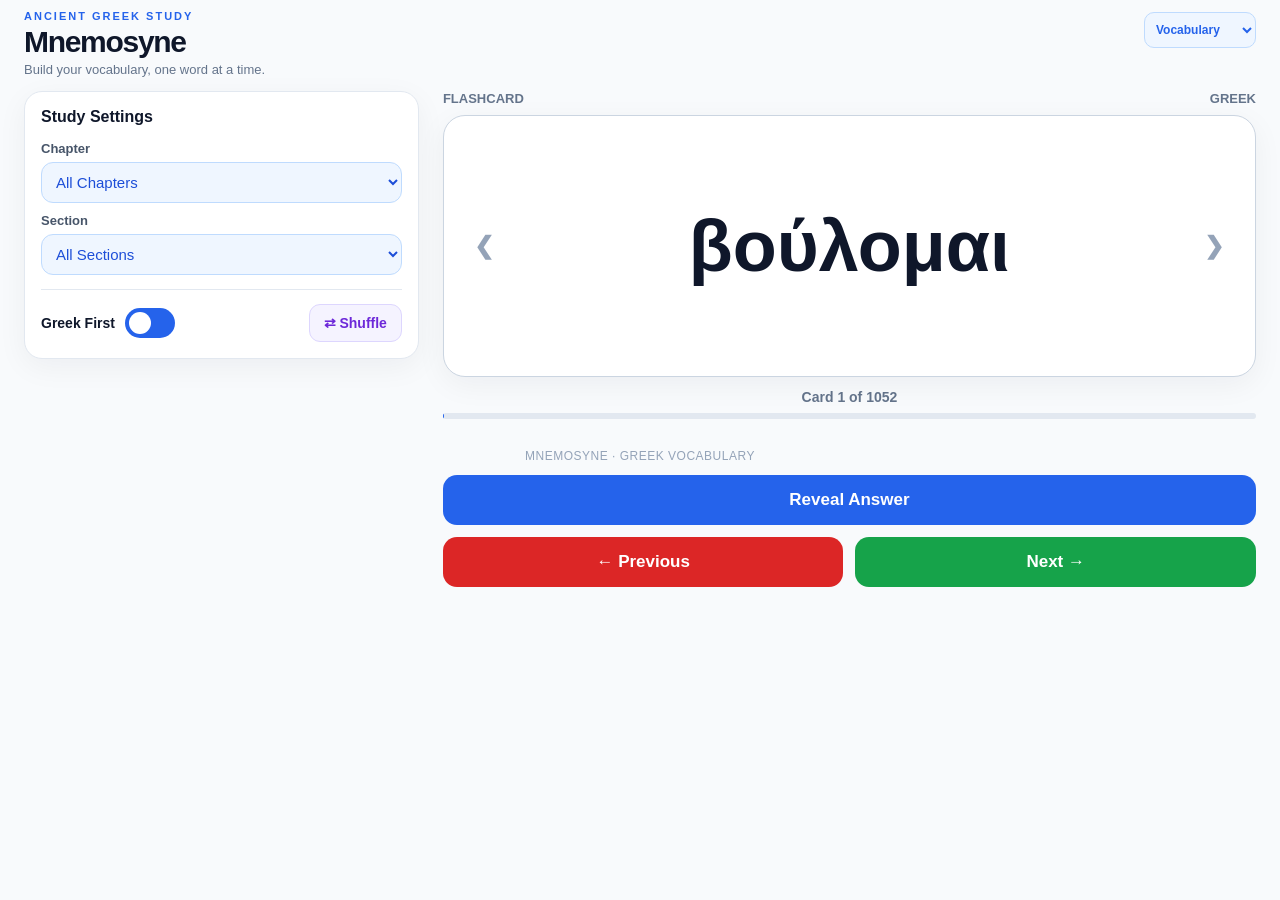
<file: index.html>
<!DOCTYPE html>
<html lang="en">

<head>
    <!-- ========================================
         1. PAGE SETTINGS
    ======================================== -->

    <meta charset="UTF-8">

    <meta
        name="viewport"
        content="width=device-width, initial-scale=1"
    >

    <meta name="theme-color" content="#f8fafc">

    <title>Mnemosyne | Greek Vocabulary</title>

    <!-- Shared stylesheet -->
    
<link rel="stylesheet" href="styles.css">

<script src="vocabulary.js" defer></script>

</head>

<body>

    <main class="app vocabularyMode">

        <!-- ====================================
             2. HEADER
        ==================================== -->

        <header class="appHeader">
        
<!-- Compact study mode navigation -->

<nav class="modeNavigation" aria-label="Study mode">

    <select
        aria-label="Choose study mode"
        onchange="window.location.href = this.value"
    >
        <option value="index.html" selected>
            Vocabulary
        </option>

        <option value="passage.html">
            Passages
        </option>
    </select>

</nav>

            <p class="eyebrow">Ancient Greek Study</p>

            <h1>Mnemosyne</h1>

            <p class="subtitle">
                Build your vocabulary, one word at a time.
            </p>
        </header>

        <!-- ====================================
             3. STUDY SETTINGS
        ==================================== -->

        <section
            class="settingsPanel"
            aria-label="Study settings"
        >

            <h2 class="panelTitle">Study Settings</h2>

            <div class="studyFilters">

                <div class="filterGroup">
                    <label for="chapterSelect">
                        Chapter
                    </label>

                    <select
                        id="chapterSelect"
                        onchange="selectChapter()"
                    >
                        <option value="all">
                            All Chapters
                        </option>
                    </select>
                </div>

                <div class="filterGroup">
                    <label for="sectionSelect">
                        Section
                    </label>

                    <select
                        id="sectionSelect"
                        onchange="selectSection()"
                    >
                        <option value="all">
                            All Sections
                        </option>
                    </select>
                </div>

            </div>

            <!-- Language and shuffle options -->

            <div class="studyOptions">

                <div class="languageControl">

                    <label
                        for="languageToggle"
                        id="languageLabel"
                    >
                        Greek First
                    </label>

                    <label class="switch">

                        <input
                            type="checkbox"
                            id="languageToggle"
                            aria-label="Start with English"
                            onchange="toggleLanguage()"
                        >

                        <span class="switchSlider"></span>

                    </label>

                </div>

                <button
                    type="button"
                    id="shuffleButton"
                    onclick="shuffleCards()"
                >
                    ⇄ Shuffle
                </button>

            </div>

        </section>

        <!-- ====================================
             4. FLASHCARD
        ==================================== -->

        <section
            class="flashcardArea"
            aria-label="Flashcards"
        >

            <div class="flashcardHeader">
                <span>FLASHCARD</span>
                <span id="cardSideLabel">GREEK</span>
            </div>

           
<div id="flashcardBox">

    <!-- LEFT: Previous vocabulary word -->
    <div
        class="cardEdge leftEdge"
        onclick="previousCard()"
    >
        &#10094;
    </div>

    <!-- CENTER: Reveal translation -->
    <div
        id="flashcardText"
        onclick="flipCard()"
    >
        Loading...
    </div>

    <!-- RIGHT: Next vocabulary word -->
    <div
        class="cardEdge rightEdge"
        onclick="nextCard()"
    >
        &#10095;
    </div>

</div>


            <!-- Card progress -->

            <div class="progressArea">

                <p id="cardCounter">
                    Card 0 of 0
                </p>

                <div
                    class="progressTrack"
                    id="progressTrack"
                    role="progressbar"
                    aria-label="Deck progress"
                    aria-valuemin="0"
                    aria-valuemax="100"
                    aria-valuenow="0"
                >
                    <div id="progressFill"></div>
                </div>

            </div>

        </section>

        <!-- ====================================
             5. CARD CONTROLS
        ==================================== -->

        <section
            class="cardControls"
            aria-label="Card controls"
        >

            <button
                type="button"
                class="actionButton"
                id="revealButton"
                onclick="flipCard()"
            >
                Reveal Answer
            </button>

            <div class="navigationButtons">

                <button
                    type="button"
                    class="actionButton"
                    id="previousButton"
                    onclick="previousCard()"
                >
                    ← Previous
                </button>

                <button
                    type="button"
                    class="actionButton"
                    id="nextButton"
                    onclick="nextCard()"
                >
                    Next →
                </button>

            </div>

        </section>

        <!-- ====================================
             6. FOOTER
        ==================================== -->

        <footer class="appFooter">
            MNEMOSYNE · GREEK VOCABULARY
        </footer>

    </main>

</body>
</html>
</file>
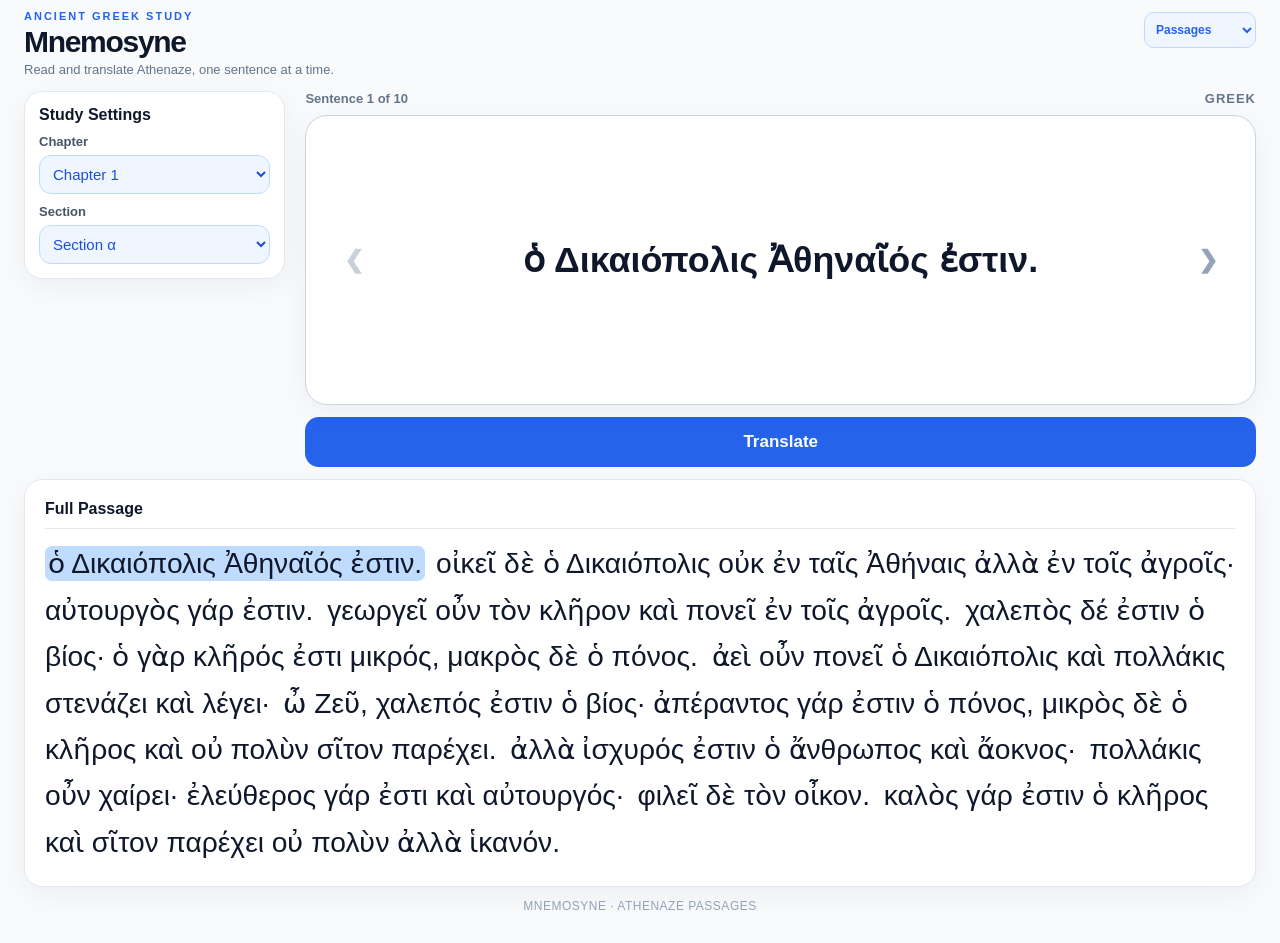
<file: passage.html>
<!DOCTYPE html>
<html lang="en">

<head>
    <!-- ========================================
         1. PAGE SETTINGS
    ======================================== -->

    <meta charset="UTF-8">

    <meta
        name="viewport"
        content="width=device-width, initial-scale=1"
    >

    <meta name="theme-color" content="#f8fafc">

    <title>Mnemosyne | Passage Mode</title>

    <!-- Shared stylesheet -->
    <link rel="stylesheet" href="styles.css">

    <!-- Passage JavaScript -->
    <script src="passage.js" defer></script>
</head>

<body>

    <main class="app passageMode">

        <!-- ====================================
             2. HEADER
        ==================================== -->

        <header class="appHeader">
        
<!-- Compact study mode navigation -->

<nav class="modeNavigation" aria-label="Study mode">

    <select
        aria-label="Choose study mode"
        onchange="window.location.href = this.value"
    >
        <option value="index.html">
            Vocabulary
        </option>

<option value="passage.html" selected>
    Passages
</option>
    </select>

</nav>

            <p class="eyebrow">Ancient Greek Study</p>

            <h1>Mnemosyne</h1>

            <p class="subtitle">
                Read and translate Athenaze,
                one sentence at a time.
            </p>
        </header>

        <!-- ====================================
             3. STUDY SETTINGS
        ==================================== -->

        <section
            class="settingsPanel"
            aria-label="Passage settings"
        >

            <h2 class="panelTitle">Study Settings</h2>

            <div class="studyFilters">

                <div class="filterGroup">

                    <label for="chapterSelect">
                        Chapter
                    </label>

                    <select
                        id="chapterSelect"
                        onchange="changeChapter()"
                    ></select>

                </div>

                <div class="filterGroup">

                    <label for="sectionSelect">
                        Section
                    </label>

                    <select
                        id="sectionSelect"
                        onchange="changeSection()"
                    ></select>

                </div>

            </div>

        </section>

        <!-- ====================================
             4. PASSAGE FLASHCARD
        ==================================== -->

        <section
            class="flashcardArea"
            aria-label="Sentence study"
        >

            <div class="flashcardHeader">

                <span id="sentenceCounter">
                    Sentence 0 of 0
                </span>

                <span id="languageLabel">
                    GREEK
                </span>

            </div>

            <div id="flashcardBox">

                <!-- Previous sentence: left edge -->

                <button
                    type="button"
                    class="cardEdge leftEdge"
                    id="previousSentenceButton"
                    onclick="previousSentence()"
                    aria-label="Previous sentence"
                >
                    &#10094;
                </button>

                <!-- Clickable sentence text -->

                <div class="flashcardTextArea">

                    <span
                        id="flashcardText"
                        role="button"
                        tabindex="0"
                        aria-label="Translate current sentence"
                        onclick="translateSentence()"
                        onkeydown="handleSentenceKeydown(event)"
                    >
                        Loading passage...
                    </span>

                </div>

                <!-- Next sentence: right edge -->

                <button
                    type="button"
                    class="cardEdge rightEdge"
                    id="nextSentenceButton"
                    onclick="nextSentence()"
                    aria-label="Next sentence"
                >
                    &#10095;
                </button>

            </div>

        </section>

        <!-- ====================================
             5. TRANSLATE BUTTON
        ==================================== -->

        <section
            class="studyButtons"
            aria-label="Translation controls"
        >

            <button
                type="button"
                class="actionButton"
                id="translateButton"
                onclick="translateSentence()"
            >
                Translate
            </button>

        </section>

        <!-- ====================================
             6. FULL PASSAGE
        ==================================== -->

        <section
            class="passageSection"
            aria-label="Full Greek passage"
        >

            <h2>Full Passage</h2>

            <div id="fullPassage"></div>

        </section>

        <!-- ====================================
             7. FOOTER
        ==================================== -->

        <footer class="appFooter">
            MNEMOSYNE · ATHENAZE PASSAGES
        </footer>

    </main>

</body>
</html>
</file>
<file: styles.css>
/* ==========================================
   MNEMOSYNE — COMPLETE STYLESHEET

   Vocabulary Mode + Passage Mode

   Mobile: single-column layout
   Desktop: two-column study layout
   ========================================== */


/* ==========================================
   1. COLORS AND VARIABLES
   ========================================== */

:root {
    --background: #f8fafc;
    --surface: #ffffff;
    --text: #0f172a;
    --muted: #64748b;
    --border: #e2e8f0;

    --blue: #2563eb;
    --green: #16a34a;
    --red: #dc2626;
    --purple: #7c3aed;

    --radius: 18px;
    --shadow: 0 8px 30px rgba(15, 23, 42, 0.05);
}


/* ==========================================
   2. GLOBAL STYLES
   ========================================== */

* {
    box-sizing: border-box;
}

html {
    -webkit-text-size-adjust: 100%;
}

body {
    margin: 0;
    padding: 16px 18px 36px;
    min-height: 100vh;

    font-family:
        -apple-system,
        BlinkMacSystemFont,
        "Segoe UI",
        Arial,
        sans-serif;

    background: var(--background);
    color: var(--text);
}

.app {
    width: 100%;
    max-width: 720px;
    margin: 0 auto;
}

button,
select {
    font: inherit;
}

button {
    cursor: pointer;
    -webkit-tap-highlight-color: transparent;
}

button:disabled {
    opacity: 0.5;
    cursor: not-allowed;
}

button:focus-visible,
select:focus-visible,
.cardEdge:focus-visible,
#flashcardText:focus-visible {
    outline: 3px solid #93c5fd;
    outline-offset: 3px;
}


/* ==========================================
   3. HEADER
   ========================================== */

.appHeader {
    position: relative;
    margin: 0 0 16px;
    padding-right: 124px;
}

.eyebrow {
    margin: 0 0 5px;

    color: var(--blue);
    font-size: 11px;
    font-weight: 800;
    letter-spacing: 2px;
    text-transform: uppercase;
}

h1 {
    margin: 0;

    font-size: clamp(32px, 6vw, 42px);
    font-weight: 800;
    line-height: 1.1;
    letter-spacing: -1.3px;
}

.subtitle {
    margin: 6px 0 0;

    color: var(--muted);
    font-size: 14px;
    line-height: 1.4;
}


/* ==========================================
   4. VOCABULARY / PASSAGES SELECTOR
   ========================================== */

.modeNavigation {
    position: absolute;
    top: 2px;
    right: 0;
}

.modeNavigation select {
    width: 112px;
    padding: 9px 7px;

    color: var(--blue);
    background: #eff6ff;

    border: 1px solid #bfdbfe;
    border-radius: 10px;

    font-size: 12px;
    font-weight: 700;
}


/* ==========================================
   5. STUDY SETTINGS
   ========================================== */

.settingsPanel,
.passageSection {
    min-width: 0;
    padding: 18px;

    background: var(--surface);
    border: 1px solid var(--border);
    border-radius: var(--radius);
    box-shadow: var(--shadow);
}

.panelTitle {
    margin: 0 0 15px;

    font-size: 16px;
    font-weight: 800;
}

.studyFilters {
    display: grid;
    grid-template-columns: repeat(2, minmax(0, 1fr));
    gap: 12px;
}

.filterGroup {
    min-width: 0;
}

.filterGroup label {
    display: block;
    margin-bottom: 6px;

    color: #475569;
    font-size: 13px;
    font-weight: 700;
}

.filterGroup select {
    display: block;

    width: 100%;
    min-width: 0;
    padding: 11px 9px;

    color: #1d4ed8;
    background: #eff6ff;

    border: 1px solid #bfdbfe;
    border-radius: 12px;

    font-size: 15px;
}


/* ==========================================
   6. VOCABULARY OPTIONS
   ========================================== */

.studyOptions {
    display: flex;
    align-items: center;
    justify-content: space-between;
    gap: 12px;

    margin-top: 14px;
    padding-top: 14px;

    border-top: 1px solid var(--border);
}

.languageControl {
    display: flex;
    align-items: center;
    gap: 10px;
    min-width: 0;
}

.vocabularyMode #languageLabel {
    font-size: 14px;
    font-weight: 700;
    white-space: nowrap;
}


/* ==========================================
   7. GREEK FIRST SWITCH
   ========================================== */

.switch {
    position: relative;
    display: inline-block;

    width: 50px;
    height: 30px;
    flex-shrink: 0;
}

.switch input {
    position: absolute;
    inset: 0;

    width: 100%;
    height: 100%;
    margin: 0;

    opacity: 0;
    cursor: pointer;
}

.switchSlider {
    position: absolute;
    inset: 0;

    background: var(--blue);
    border-radius: 30px;

    pointer-events: none;
    transition: background 0.2s;
}

.switchSlider::before {
    content: "";
    position: absolute;

    top: 4px;
    left: 4px;

    width: 22px;
    height: 22px;

    background: white;
    border-radius: 50%;

    transition: transform 0.2s;
}

.switch input:checked + .switchSlider {
    background: var(--green);
}

.switch input:checked + .switchSlider::before {
    transform: translateX(20px);
}


/* ==========================================
   8. SHUFFLE BUTTON
   ========================================== */

#shuffleButton {
    width: auto;
    padding: 10px 14px;

    color: #6d28d9;
    background: #f5f3ff;

    border: 1px solid #ddd6fe;
    border-radius: 11px;

    font-size: 14px;
    font-weight: 700;
    white-space: nowrap;
}


/* ==========================================
   9. FLASHCARD AREA
   ========================================== */

.flashcardArea {
    min-width: 0;
    margin-top: 16px;
}

.flashcardHeader {
    display: flex;
    align-items: center;
    justify-content: space-between;
    gap: 12px;

    margin-bottom: 9px;
}

.flashcardHeader span {
    color: var(--muted);
    font-size: 13px;
    font-weight: 700;
}

#flashcardBox {
    position: relative;

    display: flex;
    align-items: stretch;
    justify-content: center;

    width: 100%;
    min-width: 0;
    min-height: 270px;
    padding: 0;

    overflow: hidden;

    background: var(--surface);
    border: 1px solid #cbd5e1;
    border-radius: 22px;
    box-shadow: var(--shadow);
}


/* ==========================================
   10. VOCABULARY FLASHCARD TEXT

   English starts large at 64px.
   JavaScript may shrink it when needed.

   Greek remains large and centered.
   ========================================== */

.vocabularyMode #flashcard {
    display: flex;
    align-items: center;
    justify-content: center;

    width: 80%;
    min-width: 0;
    min-height: 270px;

    margin: 0;
    padding: 18px 2px;

    text-align: center;
    cursor: pointer;
}

.vocabularyMode #flashcardText {
    display: flex;
    align-items: center;
    justify-content: center;

    width: 100%;
    max-width: 100%;
    min-width: 0;
    min-height: 270px;

    margin: 0;
    padding: 18px 2px;

    color: var(--text);
    font-family: inherit;

    font-size: 64px;
    font-weight: 800;
    line-height: 1.25;

    text-align: center;
    white-space: normal;
    overflow-wrap: anywhere;
    word-break: normal;

    cursor: pointer;
}

/* Reserve space for navigation arrows */

.vocabularyMode #flashcardBox > #flashcardText {
    width: 80%;
}

/* English definitions */

.vocabularyMode #flashcardText.englishText {
    font-size: 64px;
    font-weight: 800;
    line-height: 1.25;

    white-space: normal;
    overflow-wrap: anywhere;
    word-break: normal;
}

/* Greek vocabulary */

.vocabularyMode #flashcardText.greekText {
    font-size: 72px;
    font-weight: 800;
    line-height: 1.25;

    white-space: nowrap;
    overflow-wrap: normal;
    word-break: normal;
}


/* ==========================================
   11. PASSAGE SENTENCE FLASHCARD
   ========================================== */

.passageMode #flashcardBox {
    min-height: 270px;
}

.flashcardTextArea,
.passageMode #flashcardBox > #flashcardText {
    display: flex;
    align-items: center;
    justify-content: center;

    width: 80%;
    min-width: 0;
    min-height: 270px;

    padding: 18px 2px;
    text-align: center;
}

.passageMode #flashcardText {
    max-width: 100%;

    color: var(--text);
    font-family: inherit;

    font-size: clamp(28px, 6vw, 44px);
    font-weight: 800;
    line-height: 1.4;

    overflow-wrap: anywhere;
    cursor: pointer;
}


/* ==========================================
   12. FLASHCARD NAVIGATION ARROWS
   ========================================== */

#flashcardBox .cardEdge {
    position: absolute;

    top: 0;
    bottom: 0;
    z-index: 2;

    display: flex;
    align-items: center;
    justify-content: center;

    width: 10%;
    height: 100%;
    padding: 0;

    color: #94a3b8;
    background: transparent;
    border: 0;

    font-size: 24px;
    font-weight: 700;

    cursor: pointer;
    user-select: none;
    -webkit-user-select: none;
}

#flashcardBox .leftEdge {
    left: 0;
}

#flashcardBox .rightEdge {
    right: 0;
}

#flashcardBox .cardEdge:active {
    color: var(--blue);
    background: rgba(37, 99, 235, 0.10);
}


/* ==========================================
   13. VOCABULARY PROGRESS
   ========================================== */

.progressArea {
    margin: 12px 0 18px;
}

#cardCounter {
    margin: 0 0 8px;

    color: var(--muted);
    font-size: 14px;
    font-weight: 600;
    text-align: center;
}

.progressTrack {
    width: 100%;
    height: 6px;

    overflow: hidden;
    background: #e2e8f0;
    border-radius: 20px;
}

#progressFill {
    width: 0;
    height: 100%;

    background: var(--blue);
    border-radius: 20px;

    transition: width 0.25s ease;
}


/* ==========================================
   14. ACTION BUTTONS
   ========================================== */

.cardControls {
    display: grid;
    gap: 12px;
}

.actionButton {
    width: 100%;
    padding: 15px;

    color: white;
    border: 0;
    border-radius: 14px;

    font-size: 17px;
    font-weight: 700;

    transition: transform 0.12s;
}

.actionButton:active {
    transform: scale(0.98);
}

#revealButton,
#translateButton {
    background: var(--blue);
}

.navigationButtons {
    display: grid;
    grid-template-columns: repeat(2, minmax(0, 1fr));
    gap: 12px;
}

#previousButton {
    background: var(--red);
}

#nextButton {
    background: var(--green);
}


/* ==========================================
   15. PASSAGE TRANSLATE BUTTON
   ========================================== */

.passageMode #languageLabel {
    color: var(--muted);
    font-size: 13px;
    font-weight: 700;

    letter-spacing: 1px;
    text-transform: uppercase;
}

.passageMode .studyButtons {
    width: 100%;
    margin-top: 12px;
}

.passageMode #translateButton {
    display: block;

    width: 100%;
    min-height: 52px;
    padding: 10px;

    font-size: 17px;
}


/* ==========================================
   16. FULL PASSAGE

   Matches the sentence font.
   ========================================== */

.passageSection {
    margin-top: 18px;
}

.passageSection h2 {
    margin: 0 0 12px;
    padding-bottom: 10px;

    border-bottom: 1px solid var(--border);

    font-size: 16px;
    font-weight: 800;
}

.passageMode #fullPassage {
    color: var(--text);

    font-family:
        -apple-system,
        BlinkMacSystemFont,
        "Segoe UI",
        Arial,
        sans-serif;

    font-size: clamp(24px, 2.2vw, 30px);
    font-weight: 500;
    line-height: 1.65;

    overflow-wrap: break-word;
}

.passageSentence {
    padding: 2px 3px;
    border-radius: 7px;
    font-family: inherit;
}

.activeSentence {
    color: var(--text);
    background: #bfdbfe;

    font-weight: inherit;

    box-decoration-break: clone;
    -webkit-box-decoration-break: clone;
}


/* ==========================================
   17. FOOTER
   ========================================== */

.appFooter {
    margin-top: 22px;

    color: #94a3b8;
    font-size: 12px;
    letter-spacing: 0.5px;
    text-align: center;
}


/* ==========================================
   18. MOBILE LAYOUT
   ========================================== */

@media (max-width: 600px) {

    body {
        padding: 12px 14px 28px;
    }

    .appHeader {
        margin-bottom: 12px;
        padding-right: 112px;
    }

    .eyebrow {
        margin-bottom: 4px;
        font-size: 10px;
    }

    h1 {
        font-size: 33px;
    }

    .subtitle {
        display: none;
    }

    .modeNavigation select {
        width: 105px;
    }

    .settingsPanel {
        padding: 13px;
        border-radius: 15px;
    }

    .panelTitle {
        margin-bottom: 10px;
        font-size: 15px;
    }

    .studyFilters {
        gap: 10px;
    }

    .filterGroup label {
        margin-bottom: 4px;
        font-size: 12px;
    }

    .filterGroup select {
        padding: 9px 7px;
        font-size: 14px;
    }

    .studyOptions {
        margin-top: 10px;
        padding-top: 10px;
    }

    .flashcardArea {
        margin-top: 12px;
    }

    .flashcardHeader {
        margin-bottom: 7px;
    }

    #flashcardBox,
    .passageMode #flashcardBox {
        min-height: 250px;
    }

    .vocabularyMode #flashcard,
    .vocabularyMode #flashcardText,
    .flashcardTextArea,
    .passageMode #flashcardBox > #flashcardText {
        min-height: 250px;
    }

    /* English: start large, allow wrapping */

    .vocabularyMode #flashcardText.englishText {
        font-size: 64px;
        font-weight: 800;
        line-height: 1.25;

        white-space: normal;
        overflow-wrap: anywhere;
        word-break: normal;
    }

    /* Greek: large and single-line */

    .vocabularyMode #flashcardText.greekText {
        font-size: 64px;
        white-space: nowrap;
    }

    .progressArea {
        margin: 10px 0 14px;
    }

    .actionButton {
        padding: 13px 10px;
        font-size: 16px;
    }

    .passageSection {
        margin-top: 15px;
        padding: 14px;
    }
}


/* ==========================================
   19. SMALL IPHONES
   ========================================== */

@media (max-width: 380px) {

    body {
        padding-left: 11px;
        padding-right: 11px;
    }

    .appHeader {
        padding-right: 102px;
    }

    .modeNavigation select {
        width: 98px;
        font-size: 11px;
    }

    .studyOptions,
    .languageControl {
        gap: 7px;
    }

    .vocabularyMode #languageLabel {
        font-size: 12px;
    }

    #shuffleButton {
        padding: 9px;
        font-size: 12px;
    }
}


/* ==========================================
   20. DESKTOP TWO-COLUMN LAYOUT
   ========================================== */

@media (min-width: 900px) {

    body {
        padding: 10px 24px 30px;
    }

    .app.vocabularyMode,
    .app.passageMode {
        display: grid;

        width: 100%;
        max-width: 1440px;

        grid-template-columns:
            minmax(280px, 0.85fr)
            minmax(0, 1.75fr);

        column-gap: 24px;
        row-gap: 12px;

        align-items: start;
    }

    /* Header across both columns */

    .app.vocabularyMode .appHeader,
    .app.passageMode .appHeader {
        grid-column: 1 / -1;
        grid-row: 1;

        margin: 0;
        padding: 0 130px 0 0;
    }

    .appHeader h1 {
        font-size: 30px;
    }

    .appHeader .eyebrow {
        margin-bottom: 3px;
    }

    .appHeader .subtitle {
        margin-top: 3px;
        font-size: 13px;
    }

    .settingsPanel {
        padding: 16px;
    }

    .studyFilters {
        grid-template-columns: 1fr;
        gap: 10px;
    }

    .filterGroup select {
        padding: 10px;
    }

    .flashcardArea {
        margin-top: 0;
        min-width: 0;
    }

    .appFooter {
        grid-column: 1 / -1;
        margin-top: 0;
    }


    /* ======================================
       21. DESKTOP VOCABULARY MODE
       ====================================== */

    .app.vocabularyMode .settingsPanel {
        grid-column: 1;
        grid-row: 2;
    }

    .app.vocabularyMode .flashcardArea {
        grid-column: 2;
        grid-row: 2;
    }

    .app.vocabularyMode > .progressArea {
        grid-column: 2;
        grid-row: 3;
    }

    .app.vocabularyMode > .cardControls {
        grid-column: 2;
        grid-row: 4;
    }

    .app.vocabularyMode #flashcardBox,
    .app.vocabularyMode #flashcard,
    .app.vocabularyMode #flashcardText {
        min-height: 260px;
    }


    /* ======================================
       22. DESKTOP PASSAGE MODE

       Smaller settings on left.
       Larger sentence area on right.
       Translate below sentence.
       Full Passage at bottom.
       ====================================== */

    .app.passageMode {
        grid-template-columns:
            minmax(240px, 0.55fr)
            minmax(0, 2fr);

        column-gap: 20px;
        row-gap: 12px;
    }

    /* Study Settings */

    .app.passageMode .settingsPanel {
        grid-column: 1;
        grid-row: 2;

        margin: 0;
        padding: 14px;
    }

    .app.passageMode .panelTitle {
        margin-bottom: 10px;
    }

    .app.passageMode .studyFilters {
        grid-template-columns: 1fr;
        gap: 10px;
    }

    .app.passageMode .filterGroup select {
        padding: 9px;
    }

    /* Sentence flashcard */

    .app.passageMode .flashcardArea {
        grid-column: 2;
        grid-row: 2;

        margin: 0;
        min-width: 0;
    }

    .app.passageMode #flashcardBox {
        height: 290px;
        min-height: 290px;
    }

    .app.passageMode .flashcardTextArea,
    .app.passageMode #flashcardBox > #flashcardText {
        height: 100%;
        min-height: 0;
    }

    .app.passageMode #flashcardText {
        font-size: clamp(26px, 2.8vw, 46px);
        line-height: 1.4;
    }

    /* Translate nested in flashcard area */

    .app.passageMode .flashcardArea .studyButtons {
        margin-top: 12px;
    }

    /* Translate as separate grid child */

    .app.passageMode > .studyButtons,
    .app.passageMode > .cardControls {
        grid-column: 2;
        grid-row: 3;

        margin: 0;
        align-self: start;
    }

    .app.passageMode #translateButton {
        min-height: 50px;
        padding: 12px;
        font-size: 17px;
    }

    /* Full Passage across bottom */

    .app.passageMode .passageSection {
        grid-column: 1 / -1;
        grid-row: 4;

        width: 100%;
        min-width: 0;

        margin: 0;
        padding: 20px;

        max-height: none;
        overflow: visible;
    }

    .app.passageMode .appFooter {
        grid-column: 1 / -1;
        grid-row: 5;
    }

} /* END DESKTOP MEDIA QUERY */


/* ==========================================
   23. SHORT LAPTOP SCREENS
   ========================================== */

@media (min-width: 900px) and (max-height: 800px) {

    body {
        padding-top: 8px;
    }

    .app.vocabularyMode,
    .app.passageMode {
        row-gap: 8px;
    }

    .appHeader h1 {
        font-size: 28px;
    }

    .settingsPanel {
        padding: 14px;
    }

    .panelTitle {
        margin-bottom: 10px;
    }

    .filterGroup select {
        padding-top: 9px;
        padding-bottom: 9px;
    }

    .app.passageMode #flashcardBox {
        height: 260px;
        min-height: 260px;
    }
}


/* ==========================================
   24. ACCESSIBILITY
   ========================================== */

@media (prefers-reduced-motion: reduce) {

    *,
    *::before,
    *::after {
        transition: none !important;
    }
}

/* ==========================================
   ENGLISH FLASHCARD WORD-WRAPPING FIX
   ========================================== */

.vocabularyMode #flashcardText.englishText {
    white-space: normal;
    overflow-wrap: normal;
    word-break: normal;
    hyphens: none;

    min-width: 0;
    max-width: 80%;
}
</file>
